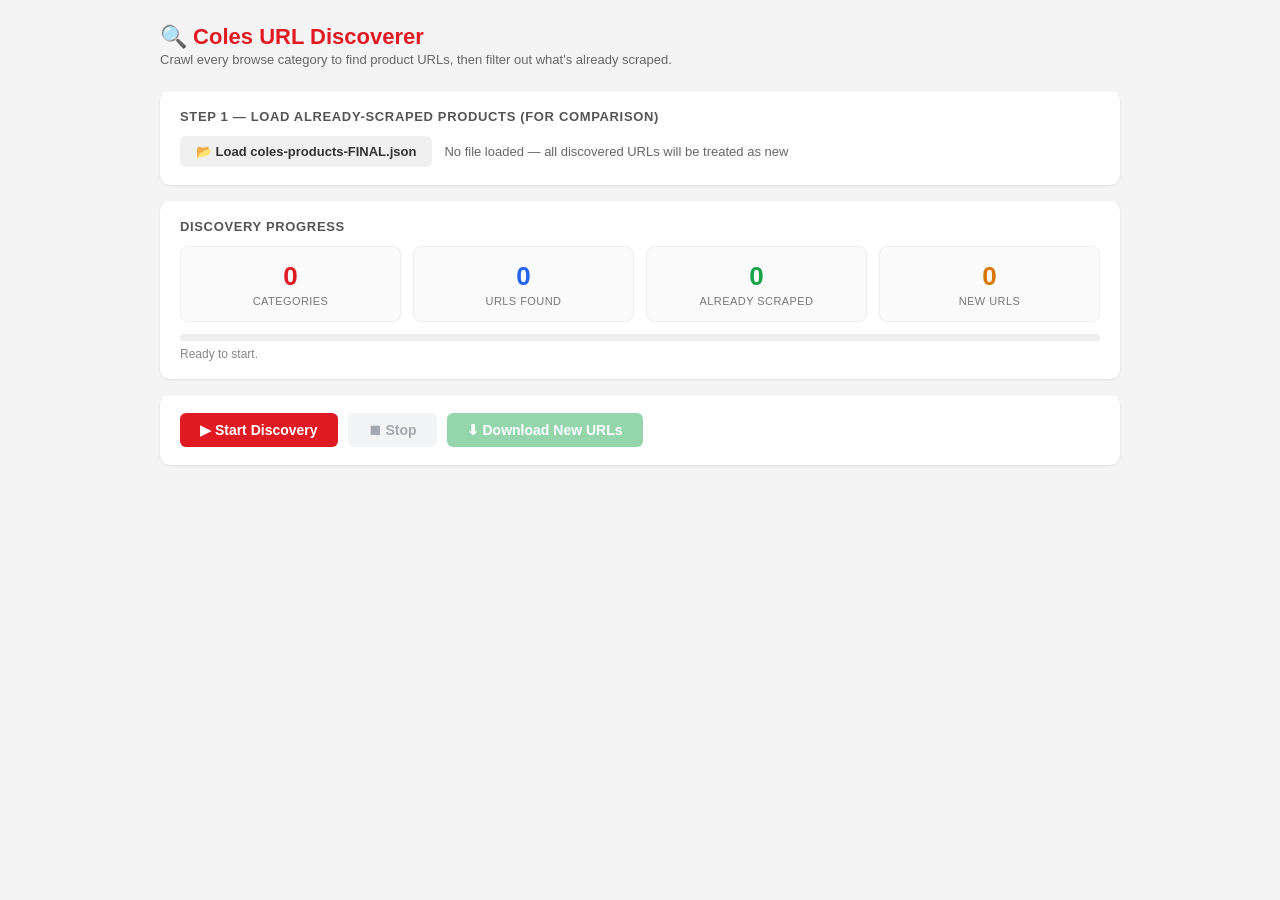
<file: Extension/discover.html>
<!DOCTYPE html>
<html lang="en">
<head>
  <meta charset="UTF-8">
  <title>Coles URL Discoverer</title>
  <style>
    *, *::before, *::after { box-sizing: border-box; margin: 0; padding: 0; }

    body {
      font-family: -apple-system, BlinkMacSystemFont, 'Segoe UI', sans-serif;
      background: #f4f4f5;
      color: #1a1a1a;
      padding: 24px;
      min-height: 100vh;
    }

    .container { max-width: 960px; margin: 0 auto; }

    /* Header */
    .header { display: flex; align-items: center; gap: 12px; margin-bottom: 24px; }
    .header h1 { font-size: 22px; color: #e01a22; }
    .header p  { font-size: 13px; color: #666; margin-top: 2px; }

    /* Cards */
    .card {
      background: white;
      border-radius: 10px;
      padding: 18px 20px;
      margin-bottom: 16px;
      box-shadow: 0 1px 3px rgba(0,0,0,.08);
    }
    .card-title { font-size: 13px; font-weight: 700; color: #555; text-transform: uppercase; letter-spacing: .05em; margin-bottom: 12px; }

    /* File load */
    .file-row { display: flex; align-items: center; gap: 12px; flex-wrap: wrap; }
    .file-label {
      display: inline-flex; align-items: center; gap: 6px;
      padding: 8px 16px; background: #f0f0f0; border-radius: 6px;
      cursor: pointer; font-size: 13px; font-weight: 600; color: #333;
    }
    .file-label:hover { background: #e4e4e4; }
    #knownFile { display: none; }
    #knownStatus { font-size: 13px; color: #666; }

    /* Stats */
    .stats { display: grid; grid-template-columns: repeat(4, 1fr); gap: 12px; }
    .stat-box { text-align: center; padding: 14px; background: #fafafa; border-radius: 8px; border: 1px solid #eee; }
    .stat-num  { font-size: 26px; font-weight: 800; color: #e01a22; }
    .stat-num.green  { color: #16a34a; }
    .stat-num.amber  { color: #d97706; }
    .stat-num.blue   { color: #2563eb; }
    .stat-label { font-size: 11px; color: #777; margin-top: 3px; text-transform: uppercase; letter-spacing: .04em; }

    /* Progress */
    .progress-wrap { margin-top: 12px; }
    .progress-bar  { height: 7px; background: #eee; border-radius: 4px; overflow: hidden; }
    .progress-fill { height: 100%; background: #e01a22; border-radius: 4px; transition: width .3s; width: 0%; }
    .progress-text { font-size: 12px; color: #888; margin-top: 6px; }

    /* Controls */
    .controls { display: flex; gap: 10px; align-items: center; flex-wrap: wrap; }
    button {
      padding: 9px 20px; border: none; border-radius: 6px;
      font-size: 14px; font-weight: 600; cursor: pointer; transition: opacity .15s;
    }
    button:disabled { opacity: .45; cursor: not-allowed; }
    .btn-red    { background: #e01a22; color: white; }
    .btn-grey   { background: #e5e7eb; color: #374151; }
    .btn-green  { background: #16a34a; color: white; }

    /* Table */
    table { width: 100%; border-collapse: collapse; font-size: 13px; }
    thead th {
      text-align: left; padding: 10px 12px;
      background: #f9f9f9; color: #666; font-size: 11px;
      text-transform: uppercase; letter-spacing: .05em;
      border-bottom: 1px solid #eee;
    }
    tbody td { padding: 10px 12px; border-bottom: 1px solid #f3f3f3; }
    tbody tr:last-child td { border-bottom: none; }
    tbody tr:hover { background: #fafafa; }

    .badge {
      display: inline-block; padding: 2px 8px; border-radius: 10px;
      font-size: 11px; font-weight: 600;
    }
    .badge-pending  { background: #f3f4f6; color: #6b7280; }
    .badge-crawling { background: #fef3c7; color: #92400e; }
    .badge-done     { background: #dcfce7; color: #166534; }
    .badge-error    { background: #fee2e2; color: #991b1b; }

    .pill { display: inline-block; padding: 2px 7px; border-radius: 4px; font-size: 12px; font-weight: 600; margin-left: 4px; }
    .pill-new { background: #fef3c7; color: #92400e; }
  </style>
</head>
<body>
<div class="container">

  <!-- Header -->
  <div class="header">
    <div>
      <h1>🔍 Coles URL Discoverer</h1>
      <p>Crawl every browse category to find product URLs, then filter out what's already scraped.</p>
    </div>
  </div>

  <!-- Step 1: Load known products -->
  <div class="card">
    <div class="card-title">Step 1 — Load already-scraped products (for comparison)</div>
    <div class="file-row">
      <label class="file-label" for="knownFile">📂 Load coles-products-FINAL.json</label>
      <input type="file" id="knownFile" accept=".json">
      <span id="knownStatus">No file loaded — all discovered URLs will be treated as new</span>
    </div>
  </div>

  <!-- Step 2: Stats -->
  <div class="card">
    <div class="card-title">Discovery Progress</div>
    <div class="stats">
      <div class="stat-box"><div class="stat-num" id="statCategories">0</div><div class="stat-label">Categories</div></div>
      <div class="stat-box"><div class="stat-num blue" id="statTotal">0</div><div class="stat-label">URLs Found</div></div>
      <div class="stat-box"><div class="stat-num green" id="statKnown">0</div><div class="stat-label">Already Scraped</div></div>
      <div class="stat-box"><div class="stat-num amber" id="statNew">0</div><div class="stat-label">New URLs</div></div>
    </div>
    <div class="progress-wrap">
      <div class="progress-bar"><div class="progress-fill" id="progressFill"></div></div>
      <div class="progress-text" id="progressText">Ready to start.</div>
    </div>
  </div>

  <!-- Controls -->
  <div class="card">
    <div class="controls">
      <button id="btnStart" class="btn-red">▶ Start Discovery</button>
      <button id="btnStop"  class="btn-grey" disabled>⏹ Stop</button>
      <button id="btnDownload" class="btn-green" disabled>⬇ Download New URLs</button>
    </div>
  </div>

  <!-- Category table -->
  <div class="card" id="tableCard" style="display:none">
    <div class="card-title">Category Breakdown</div>
    <table>
      <thead>
        <tr>
          <th>Category</th>
          <th style="width:70px;text-align:center">Pages</th>
          <th style="width:110px;text-align:center">Found</th>
          <th style="width:90px;text-align:center">New</th>
          <th style="width:90px;text-align:center">Status</th>
        </tr>
      </thead>
      <tbody id="categoryBody"></tbody>
    </table>
  </div>

</div>
<script src="discover.js"></script>
</body>
</html>
</file>
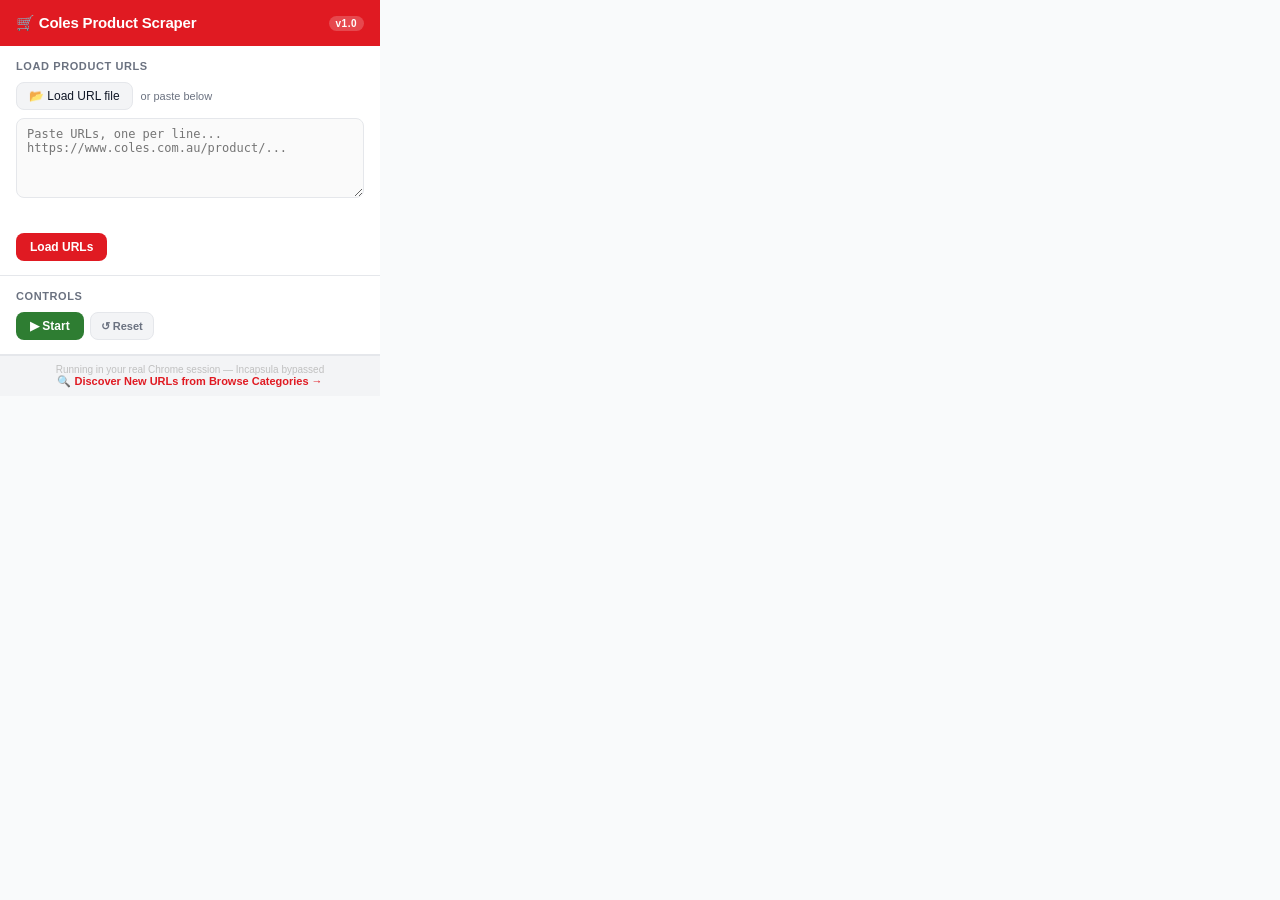
<file: Extension/popup.html>
<!DOCTYPE html>
<html lang="en">
<head>
  <meta charset="UTF-8" />
  <meta name="viewport" content="width=device-width, initial-scale=1.0" />
  <title>Coles Product Scraper</title>
  <style>
    *, *::before, *::after {
      box-sizing: border-box;
      margin: 0;
      padding: 0;
    }

    :root {
      --red: #e01a22;
      --red-dark: #b5141b;
      --red-light: #fdf0f0;
      --green: #2e7d32;
      --green-light: #4caf50;
      --orange: #e65100;
      --orange-light: #ff9800;
      --grey: #6b7280;
      --grey-light: #f3f4f6;
      --border: #e5e7eb;
      --text: #111827;
      --text-muted: #6b7280;
      --white: #ffffff;
      --radius: 8px;
      --shadow: 0 1px 3px rgba(0,0,0,0.12), 0 1px 2px rgba(0,0,0,0.08);
    }

    body {
      width: 380px;
      min-height: 200px;
      font-family: -apple-system, BlinkMacSystemFont, 'Segoe UI', Roboto, sans-serif;
      font-size: 13px;
      color: var(--text);
      background: #f9fafb;
    }

    /* Header */
    .header {
      background: var(--red);
      color: var(--white);
      padding: 14px 16px;
      display: flex;
      align-items: center;
      justify-content: space-between;
    }

    .header-title {
      font-size: 15px;
      font-weight: 700;
      letter-spacing: -0.2px;
    }

    .version-badge {
      background: rgba(255,255,255,0.2);
      color: var(--white);
      font-size: 10px;
      font-weight: 600;
      padding: 2px 7px;
      border-radius: 20px;
      letter-spacing: 0.5px;
    }

    /* Sections */
    .section {
      padding: 14px 16px;
      border-bottom: 1px solid var(--border);
      background: var(--white);
    }

    .section:last-child {
      border-bottom: none;
    }

    .section-label {
      font-size: 11px;
      font-weight: 600;
      text-transform: uppercase;
      letter-spacing: 0.6px;
      color: var(--text-muted);
      margin-bottom: 10px;
    }

    /* File / URL input */
    .input-row {
      display: flex;
      gap: 8px;
      align-items: center;
      margin-bottom: 8px;
    }

    .file-label {
      display: inline-flex;
      align-items: center;
      gap: 5px;
      cursor: pointer;
      background: var(--grey-light);
      border: 1px solid var(--border);
      border-radius: var(--radius);
      padding: 6px 12px;
      font-size: 12px;
      font-weight: 500;
      color: var(--text);
      white-space: nowrap;
      transition: background 0.15s;
    }

    .file-label:hover {
      background: #e9eaec;
    }

    #fileInput {
      display: none;
    }

    .divider-text {
      font-size: 11px;
      color: var(--text-muted);
      flex-shrink: 0;
    }

    textarea#urlInput {
      width: 100%;
      height: 80px;
      border: 1px solid var(--border);
      border-radius: var(--radius);
      padding: 8px 10px;
      font-size: 12px;
      font-family: 'SFMono-Regular', Consolas, monospace;
      resize: vertical;
      outline: none;
      color: var(--text);
      background: #fafafa;
      transition: border-color 0.15s;
    }

    textarea#urlInput:focus {
      border-color: var(--red);
      background: var(--white);
    }

    .url-count {
      font-size: 11px;
      color: var(--text-muted);
      margin-top: 6px;
      min-height: 16px;
    }

    .url-count span {
      color: var(--red);
      font-weight: 600;
    }

    /* Progress */
    .progress-label {
      display: flex;
      justify-content: space-between;
      align-items: baseline;
      margin-bottom: 6px;
    }

    .progress-text {
      font-size: 13px;
      font-weight: 600;
      color: var(--text);
    }

    .progress-pct {
      font-size: 11px;
      color: var(--text-muted);
    }

    .progress-bar-wrap {
      height: 8px;
      background: var(--grey-light);
      border-radius: 4px;
      overflow: hidden;
      margin-bottom: 10px;
    }

    .progress-bar-fill {
      height: 100%;
      background: var(--red);
      border-radius: 4px;
      width: 0%;
      transition: width 0.4s ease;
    }

    .pills {
      display: flex;
      gap: 6px;
      flex-wrap: wrap;
      margin-bottom: 10px;
    }

    .pill {
      display: inline-flex;
      align-items: center;
      gap: 4px;
      background: var(--grey-light);
      border-radius: 20px;
      padding: 3px 10px;
      font-size: 11px;
      font-weight: 500;
    }

    .pill.scraped { background: #e8f5e9; color: var(--green); }
    .pill.failed  { background: #fde8e8; color: var(--red-dark); }
    .pill.pending { background: #fff8e1; color: #856404; }

    .current-url {
      font-size: 10.5px;
      color: var(--text-muted);
      font-family: 'SFMono-Regular', Consolas, monospace;
      white-space: nowrap;
      overflow: hidden;
      text-overflow: ellipsis;
      max-width: 100%;
      padding: 4px 8px;
      background: var(--grey-light);
      border-radius: 4px;
    }

    /* Buttons */
    .btn-row {
      display: flex;
      gap: 6px;
      flex-wrap: wrap;
    }

    button {
      display: inline-flex;
      align-items: center;
      justify-content: center;
      gap: 5px;
      border: none;
      border-radius: var(--radius);
      padding: 7px 14px;
      font-size: 12px;
      font-weight: 600;
      cursor: pointer;
      transition: opacity 0.15s, filter 0.15s;
      white-space: nowrap;
    }

    button:hover:not(:disabled) {
      filter: brightness(0.92);
    }

    button:disabled {
      opacity: 0.45;
      cursor: not-allowed;
    }

    .btn-primary {
      background: var(--red);
      color: var(--white);
    }

    .btn-green {
      background: var(--green);
      color: var(--white);
    }

    .btn-orange {
      background: var(--orange);
      color: var(--white);
    }

    .btn-danger {
      background: var(--red-dark);
      color: var(--white);
    }

    .btn-grey {
      background: var(--grey-light);
      color: var(--grey);
      border: 1px solid var(--border);
    }

    .btn-outline {
      background: var(--white);
      color: var(--red);
      border: 1.5px solid var(--red);
    }

    .btn-load {
      background: var(--red);
      color: var(--white);
    }

    .btn-sm {
      padding: 5px 10px;
      font-size: 11px;
    }

    /* Download section */
    .download-row {
      display: flex;
      gap: 8px;
    }

    .download-row button {
      flex: 1;
    }

    /* Stall alert banner */
    .stall-banner {
      display: flex;
      align-items: flex-start;
      gap: 10px;
      background: #fff8e1;
      border: 1.5px solid #f59e0b;
      border-radius: var(--radius);
      padding: 10px 12px;
      margin-bottom: 10px;
      font-size: 12px;
      color: #92400e;
      line-height: 1.4;
    }

    .stall-banner .stall-icon {
      font-size: 18px;
      flex-shrink: 0;
      margin-top: 1px;
    }

    .stall-banner strong {
      display: block;
      font-weight: 700;
      margin-bottom: 2px;
      color: #78350f;
    }

    /* Hidden */
    .hidden {
      display: none !important;
    }

    /* Empty state */
    .empty-state {
      text-align: center;
      padding: 8px 0 4px;
      color: var(--text-muted);
      font-size: 12px;
    }

    /* Footer */
    .footer {
      padding: 8px 16px;
      text-align: center;
      font-size: 10px;
      color: #c0c0c0;
      background: var(--grey-light);
      border-top: 1px solid var(--border);
    }
  </style>
</head>
<body>

  <!-- Header -->
  <div class="header">
    <span class="header-title">🛒 Coles Product Scraper</span>
    <span class="version-badge">v1.0</span>
  </div>

  <!-- URL Input Section (shown when not running and queue is empty) -->
  <div id="inputSection" class="section">
    <div class="section-label">Load Product URLs</div>
    <div class="input-row">
      <label class="file-label" for="fileInput">📂 Load URL file</label>
      <input type="file" id="fileInput" accept=".txt" />
      <span class="divider-text">or paste below</span>
    </div>
    <textarea id="urlInput" placeholder="Paste URLs, one per line...&#10;https://www.coles.com.au/product/..."></textarea>
    <div class="url-count" id="urlCount"></div>
    <div style="margin-top:10px;">
      <button class="btn-load" id="btnLoadUrls">Load URLs</button>
    </div>
  </div>

  <!-- Status Section (shown when URLs are loaded) -->
  <div id="statusSection" class="section hidden">
    <div id="stallBanner" class="stall-banner hidden">
      <span class="stall-icon">⚠️</span>
      <div>
        <strong>Scraping paused — verification detected</strong>
        Check the scraper tab for a "are you human?" prompt, solve it, then click Resume.
      </div>
    </div>
    <div class="section-label">Progress</div>
    <div class="progress-label">
      <span class="progress-text" id="progressText">0 / 0 products scraped</span>
      <span class="progress-pct" id="progressPct">0%</span>
    </div>
    <div class="progress-bar-wrap">
      <div class="progress-bar-fill" id="progressBar"></div>
    </div>
    <div class="pills">
      <span class="pill scraped">✅ Scraped: <strong id="statScraped">0</strong></span>
      <span class="pill failed">❌ Failed: <strong id="statFailed">0</strong></span>
      <span class="pill pending">⏳ Pending: <strong id="statPending">0</strong></span>
    </div>
    <div id="currentUrlWrap" class="hidden">
      <div class="current-url" id="currentUrl"></div>
    </div>
  </div>

  <!-- Controls Section -->
  <div id="controlsSection" class="section">
    <div class="section-label">Controls</div>
    <div class="btn-row">
      <button class="btn-green" id="btnStart">▶ Start</button>
      <button class="btn-orange hidden" id="btnPause">⏸ Pause</button>
      <button class="btn-green hidden" id="btnResume">▶ Resume</button>
      <button class="btn-danger hidden" id="btnStop">⏹ Stop</button>
      <button class="btn-grey btn-sm" id="btnReset">↺ Reset</button>
    </div>
  </div>

  <!-- Download Section (shown when scraped > 0) -->
  <div id="downloadSection" class="section hidden">
    <div class="section-label">Export</div>
    <div class="download-row">
      <button class="btn-outline" id="btnDownloadJSON">⬇ Download JSON</button>
      <button class="btn-outline" id="btnDownloadCSV">⬇ Download CSV</button>
    </div>
  </div>

  <!-- Footer -->
  <div class="footer">
    Running in your real Chrome session — Incapsula bypassed<br>
    <a id="discoverLink" href="#" style="color:#e01a22;font-weight:600;text-decoration:none;font-size:11px;">🔍 Discover New URLs from Browse Categories →</a>
  </div>
  <script src="popup.js"></script>
</body>
</html>
</file>
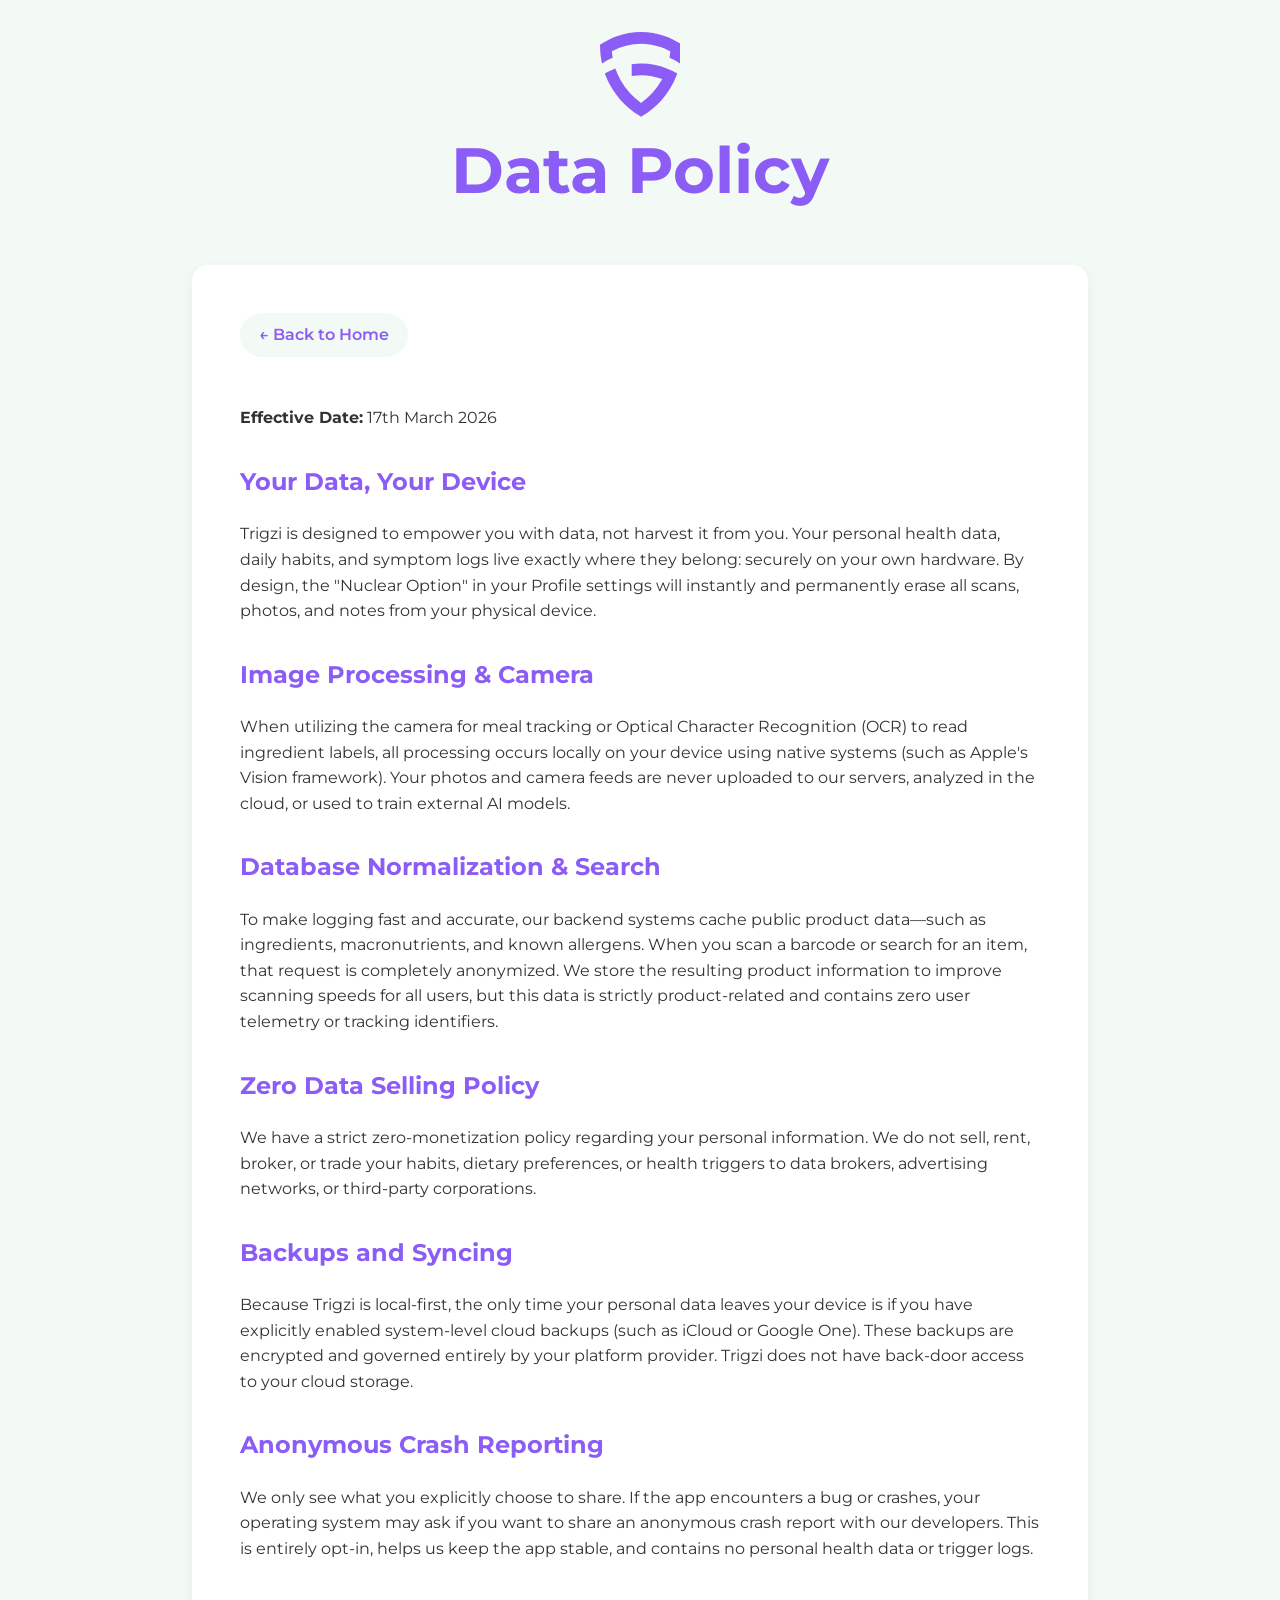
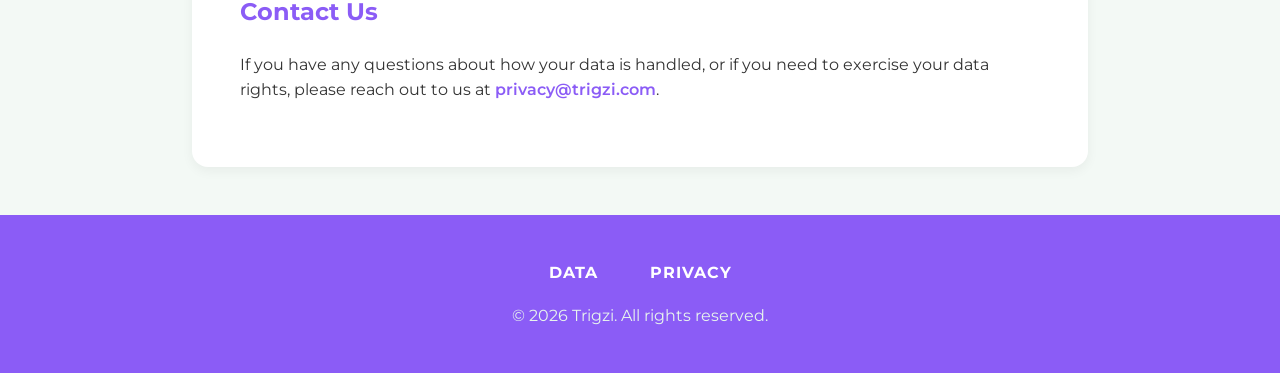
<file: html/data.html>
<!DOCTYPE html>
<html lang="en">
<head>
    <meta charset="UTF-8">
    <meta name="viewport" content="width=device-width, initial-scale=1.0">
    <title>Data Policy - Trigzi</title>
    
    <link href="https://fonts.googleapis.com/css2?family=Montserrat:wght@400;700&display=swap" rel="stylesheet">
    <link rel="stylesheet" href="css/trigzi.css">
</head>
<body>

    <header class="hero">
        <a href="index.html">
            <img src="images/trigzi_icon.svg" alt="Trigzi Logo" class="logo">
        </a>
        <h1 class="trigzi">Data Policy</h1>
    </header>

    <main>
        <section class="content-container">
            <div class="content-box">
                <a href="index.html" class="back-link">&larr; Back to Home</a>
<p><strong>Effective Date:</strong> 17th March 2026</p>

<h2>Your Data, Your Device</h2>
<p>Trigzi is designed to empower you with data, not harvest it from you. Your personal health data, daily habits, and symptom logs live exactly where they belong: securely on your own hardware. By design, the "Nuclear Option" in your Profile settings will instantly and permanently erase all scans, photos, and notes from your physical device.</p>

<h2>Image Processing & Camera</h2>
<p>When utilizing the camera for meal tracking or Optical Character Recognition (OCR) to read ingredient labels, all processing occurs locally on your device using native systems (such as Apple's Vision framework). Your photos and camera feeds are never uploaded to our servers, analyzed in the cloud, or used to train external AI models.</p>

<h2>Database Normalization & Search</h2>
<p>To make logging fast and accurate, our backend systems cache public product data—such as ingredients, macronutrients, and known allergens. When you scan a barcode or search for an item, that request is completely anonymized. We store the resulting product information to improve scanning speeds for all users, but this data is strictly product-related and contains zero user telemetry or tracking identifiers.</p>

<h2>Zero Data Selling Policy</h2>
<p>We have a strict zero-monetization policy regarding your personal information. We do not sell, rent, broker, or trade your habits, dietary preferences, or health triggers to data brokers, advertising networks, or third-party corporations.</p>

<h2>Backups and Syncing</h2>
<p>Because Trigzi is local-first, the only time your personal data leaves your device is if you have explicitly enabled system-level cloud backups (such as iCloud or Google One). These backups are encrypted and governed entirely by your platform provider. Trigzi does not have back-door access to your cloud storage.</p>

<h2>Anonymous Crash Reporting</h2>
<p>We only see what you explicitly choose to share. If the app encounters a bug or crashes, your operating system may ask if you want to share an anonymous crash report with our developers. This is entirely opt-in, helps us keep the app stable, and contains no personal health data or trigger logs.</p>

<h2>Contact Us</h2>
<p>If you have any questions about how your data is handled, or if you need to exercise your data rights, please reach out to us at <a href="mailto:privacy@trigzi.com">privacy@trigzi.com</a>.</p>
            </div>
        </section>
    </main>

    <footer>
        <nav>
            <a href="data.html">Data</a>
            <a href="privacy.html">Privacy</a>
        </nav>
        <p class="copyright">&copy; 2026 Trigzi. All rights reserved.</p>
    </footer>

</body>
</html>
</file>
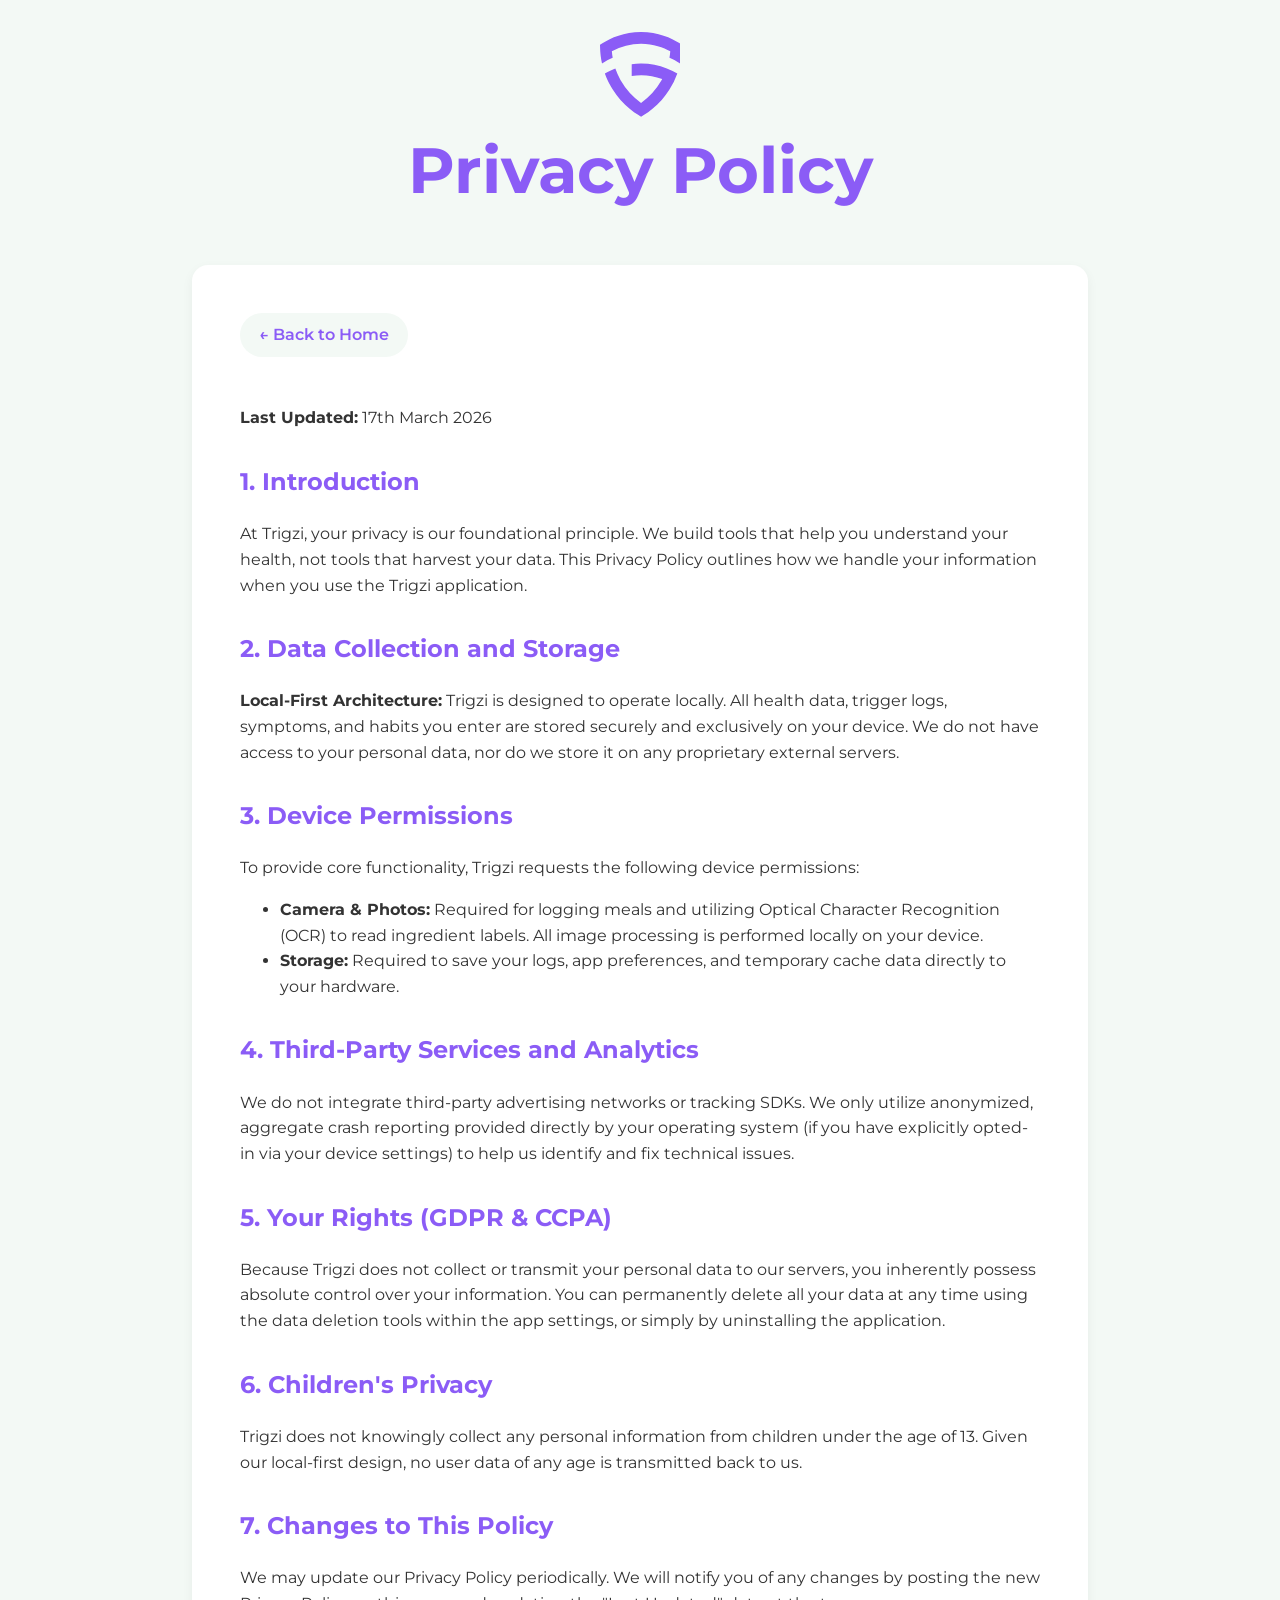
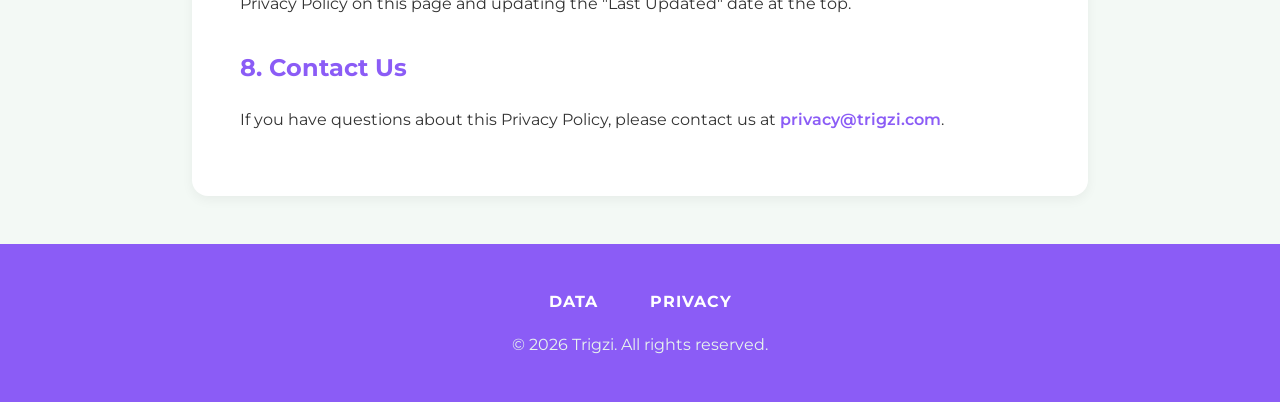
<file: html/privacy.html>
<!DOCTYPE html>
<html lang="en">
<head>
    <meta charset="UTF-8">
    <meta name="viewport" content="width=device-width, initial-scale=1.0">
    <title>Privacy Policy - Trigzi</title>
    
    <link href="https://fonts.googleapis.com/css2?family=Montserrat:wght@400;700&display=swap" rel="stylesheet">
    <link rel="stylesheet" href="css/trigzi.css">
</head>
<body>

    <header class="hero">
        <a href="index.html">
            <img src="images/trigzi_icon.svg" alt="Trigzi Logo" class="logo">
        </a>
        <h1 class="trigzi">Privacy Policy</h1>
    </header>

    <main>
        <section class="content-container">
            <div class="content-box">
                <a href="index.html" class="back-link">&larr; Back to Home</a>
<p><strong>Last Updated:</strong> 17th March 2026</p>

<h2>1. Introduction</h2>
<p>At Trigzi, your privacy is our foundational principle. We build tools that help you understand your health, not tools that harvest your data. This Privacy Policy outlines how we handle your information when you use the Trigzi application.</p>

<h2>2. Data Collection and Storage</h2>
<p><strong>Local-First Architecture:</strong> Trigzi is designed to operate locally. All health data, trigger logs, symptoms, and habits you enter are stored securely and exclusively on your device. We do not have access to your personal data, nor do we store it on any proprietary external servers.</p>

<h2>3. Device Permissions</h2>
<p>To provide core functionality, Trigzi requests the following device permissions:</p>
<ul>
    <li><strong>Camera & Photos:</strong> Required for logging meals and utilizing Optical Character Recognition (OCR) to read ingredient labels. All image processing is performed locally on your device.</li>
    <li><strong>Storage:</strong> Required to save your logs, app preferences, and temporary cache data directly to your hardware.</li>
</ul>

<h2>4. Third-Party Services and Analytics</h2>
<p>We do not integrate third-party advertising networks or tracking SDKs. We only utilize anonymized, aggregate crash reporting provided directly by your operating system (if you have explicitly opted-in via your device settings) to help us identify and fix technical issues.</p>

<h2>5. Your Rights (GDPR & CCPA)</h2>
<p>Because Trigzi does not collect or transmit your personal data to our servers, you inherently possess absolute control over your information. You can permanently delete all your data at any time using the data deletion tools within the app settings, or simply by uninstalling the application.</p>

<h2>6. Children's Privacy</h2>
<p>Trigzi does not knowingly collect any personal information from children under the age of 13. Given our local-first design, no user data of any age is transmitted back to us.</p>

<h2>7. Changes to This Policy</h2>
<p>We may update our Privacy Policy periodically. We will notify you of any changes by posting the new Privacy Policy on this page and updating the "Last Updated" date at the top.</p>

<h2>8. Contact Us</h2>
<p>If you have questions about this Privacy Policy, please contact us at <a href="mailto:privacy@trigzi.com">privacy@trigzi.com</a>.</p>
            </div>
        </section>
    </main>

    <footer>
        <nav>
            <a href="data.html">Data</a>
            <a href="privacy.html">Privacy</a>
        </nav>
        <p class="copyright">&copy; 2026 Trigzi. All rights reserved.</p>
    </footer>

</body>
</html>
</file>
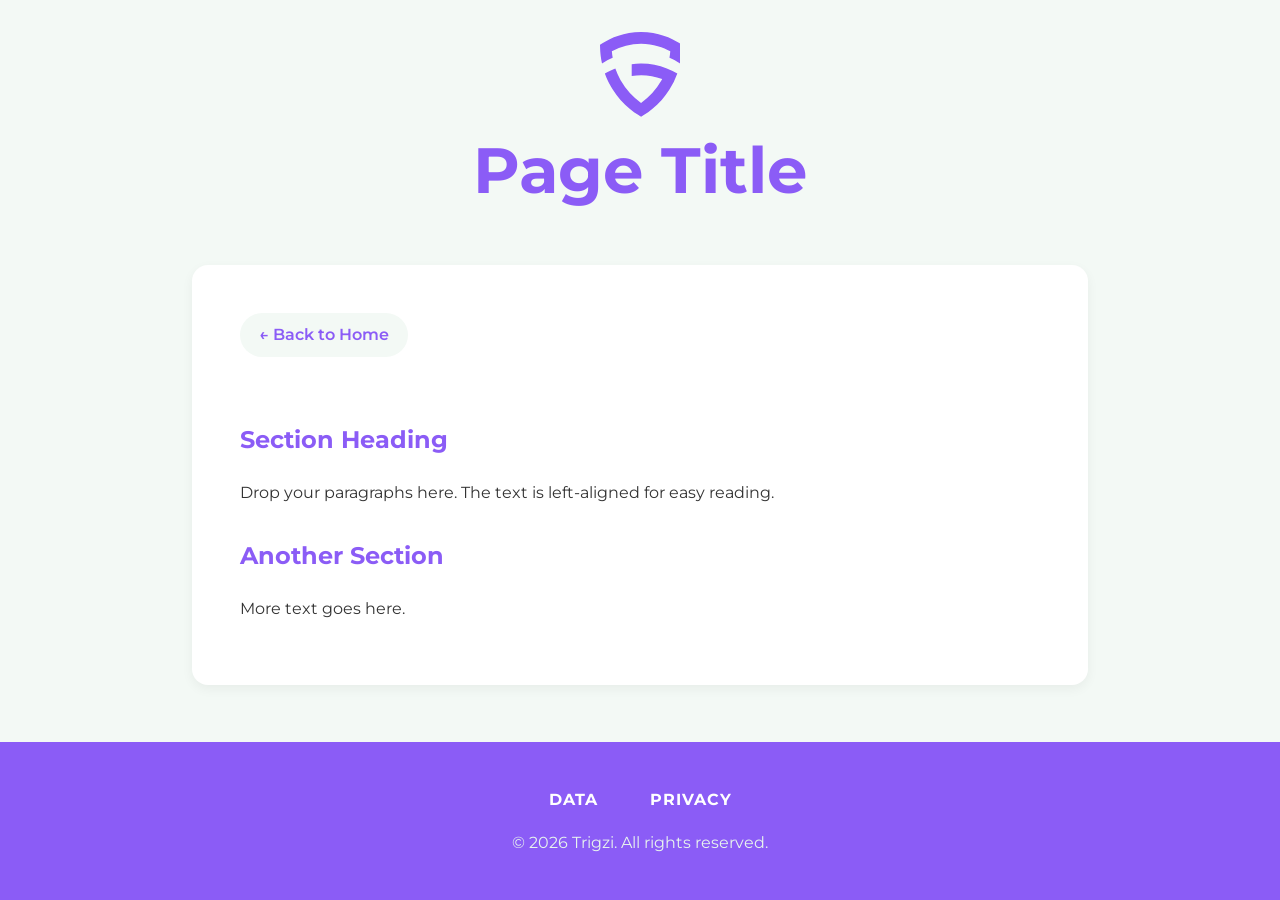
<file: html/template.html>
<!DOCTYPE html>
<html lang="en">
<head>
    <meta charset="UTF-8">
    <meta name="viewport" content="width=device-width, initial-scale=1.0">
    <title>Page Title - Trigzi</title>
    
    <link href="https://fonts.googleapis.com/css2?family=Montserrat:wght@400;700&display=swap" rel="stylesheet">
    <link rel="stylesheet" href="css/trigzi.css">
</head>
<body>

    <header class="hero">
        <a href="index.html">
            <img src="images/trigzi_icon.svg" alt="Trigzi Logo" class="logo">
        </a>
        <h1 class="trigzi">Page Title</h1>
    </header>

    <main>
        <section class="content-container">
            <div class="content-box">
                <a href="index.html" class="back-link">&larr; Back to Home</a>
                
                <h2>Section Heading</h2>
                <p>Drop your paragraphs here. The text is left-aligned for easy reading.</p>
                
                <h2>Another Section</h2>
                <p>More text goes here.</p>
            </div>
        </section>
    </main>

    <footer>
        <nav>
            <a href="data.html">Data</a>
            <a href="privacy.html">Privacy</a>
        </nav>
        <p class="copyright">&copy; 2026 Trigzi. All rights reserved.</p>
    </footer>

</body>
</html>
</file>
<file: html/css/trigzi.css>
body {
    font-family: 'Montserrat', Arial, sans-serif;
    text-align: center;
    color: #333;
    background-color: #f3f9f5; /* Soft complementary green */
    margin: 0;
    padding: 0;
    display: flex;
    flex-direction: column;
    min-height: 100vh;
}

.hero {
    padding: 2rem 1rem 0rem;
}

.logo {
    width: 80px; 
    height: auto;
    background: transparent;
}

.trigzi {
    font-size: 4rem;
    margin: 0.5rem 0 0.5rem;
    color: #8b5cf6;
}

.tagline {
    font-size: 2rem;
    font-weight: normal;
    color: #50c878;
    margin-top: 0;
}

main {
    flex: 1; /* Pushes footer to the bottom */
    padding: 1rem;
}

.benefits-container {
    display: flex;
    justify-content: center;
    margin-bottom: 2rem;
}

/* White box styling */
.benefits-box {
    background-color: #ffffff;
    border-radius: 16px;
    padding: 2rem;
    box-shadow: 0 4px 12px rgba(0,0,0,0.05);
    max-width: 400px;
    width: 100%;
}

.ticks {
    list-style: none;
    padding: 0;
    margin: 0;
    text-align: left;
}

.ticks li {
    margin-bottom: 1rem;
    font-size: 1.2rem;
    display: flex;
    align-items: flex-start;
}

.ticks li:last-child {
    margin-bottom: 0;
}

.ticks li::before {
    content: "✓";
    color: #8b5cf6; /* Purple checkmark to match theme */
    font-weight: bold;
    margin-right: 12px;
}

/* App Store Icons */
.store-links {
    display: flex;
    justify-content: center;
    gap: 1rem;
    margin-bottom: 3rem;
    flex-wrap: wrap;
}

.store-badge {
    height: 48px; /* Standardize badge heights */
    width: auto;
}

/* Content */
.content-container {
    display: flex;
    justify-content: center;
    padding: 2rem 1rem; /* Keeps it off the screen edges on mobile */
}

.content-box {
    background-color: #ffffff; /* White box */
    max-width: 800px; /* Constrains the width */
    width: 100%;
    border-radius: 16px;
    padding: 3rem;
    box-shadow: 0 4px 12px rgba(0,0,0,0.05);
    text-align: left;
    line-height: 1.6;
}

.content-box h2 {
    color: #8b5cf6;
    margin-top: 2rem;
}

.content-box h2:first-child {
    margin-top: 0;
}

.content-box a {
    color: #8b5cf6; /* Primary purple */
    text-decoration: none;
    font-weight: 600;
    transition: color 0.2s ease;
}

.content-box a:hover {
    color: #50c878; /* Tagline emerald on hover */
    text-decoration: underline; /* Optional: adds a nice UX touch for inline links */
}

.back-link {
    display: inline-block;
    margin-bottom: 2rem;
    padding: 0.6rem 1.2rem;
    background-color: #f3f9f5; /* Soft background */
    color: #8b5cf6 !important; /* Forces purple, kills the default blue */
    text-decoration: none !important; /* Kills the default underline */
    font-weight: 700;
    font-size: 1rem; /* Larger, more readable size */
    border-radius: 25px; /* Pill shape */
    transition: all 0.2s ease;
}

.back-link:hover {
    background-color: #8b5cf6;
    color: #ffffff !important;
}

/* Footer & Divider */
footer {
    background-color: #8b5cf6;
    padding: 3rem 1rem;
    margin-top: auto; 
    text-align: center;
    width: 100%;
    box-sizing: border-box;
}

.footer-divider {
    display: none; 
}

footer nav {
    margin-bottom: 1.5rem;
}

footer nav a {
    margin: 0 1.5rem;
    color: #ffffff;
    text-decoration: none;
    font-size: 1rem;
    font-weight: 700;
    text-transform: uppercase;
    letter-spacing: 1px;
}

footer nav a:hover {
    color: #f3f8f5; /* Hover matches the main background */
    text-decoration: underline;
}

.copyright {
    color: #e8f5ed;
    font-size: 1rem;
    margin: 0;
}

@media (max-width: 768px) {
    .logo {
        width: 60px; /* Reduced from 80px */
    }

    .trigzi {
        font-size: 2.5rem; /* Reduced from 4rem */
    }

    .back-link {
        display: block;
        width: max-content;
    }

    .content-container {
        padding: 0; /* Removes outer margin/padding */
    }

    .content-box {
        box-shadow: none; /* Optional: removes shadow since it's edge-to-edge */
        padding: 2rem 1.5rem; /* Keeps text from touching the screen edge */
    }

	.store-links {
        margin-bottom: 1.5rem; /* Reduced from 3rem */
    }
}
</file>
